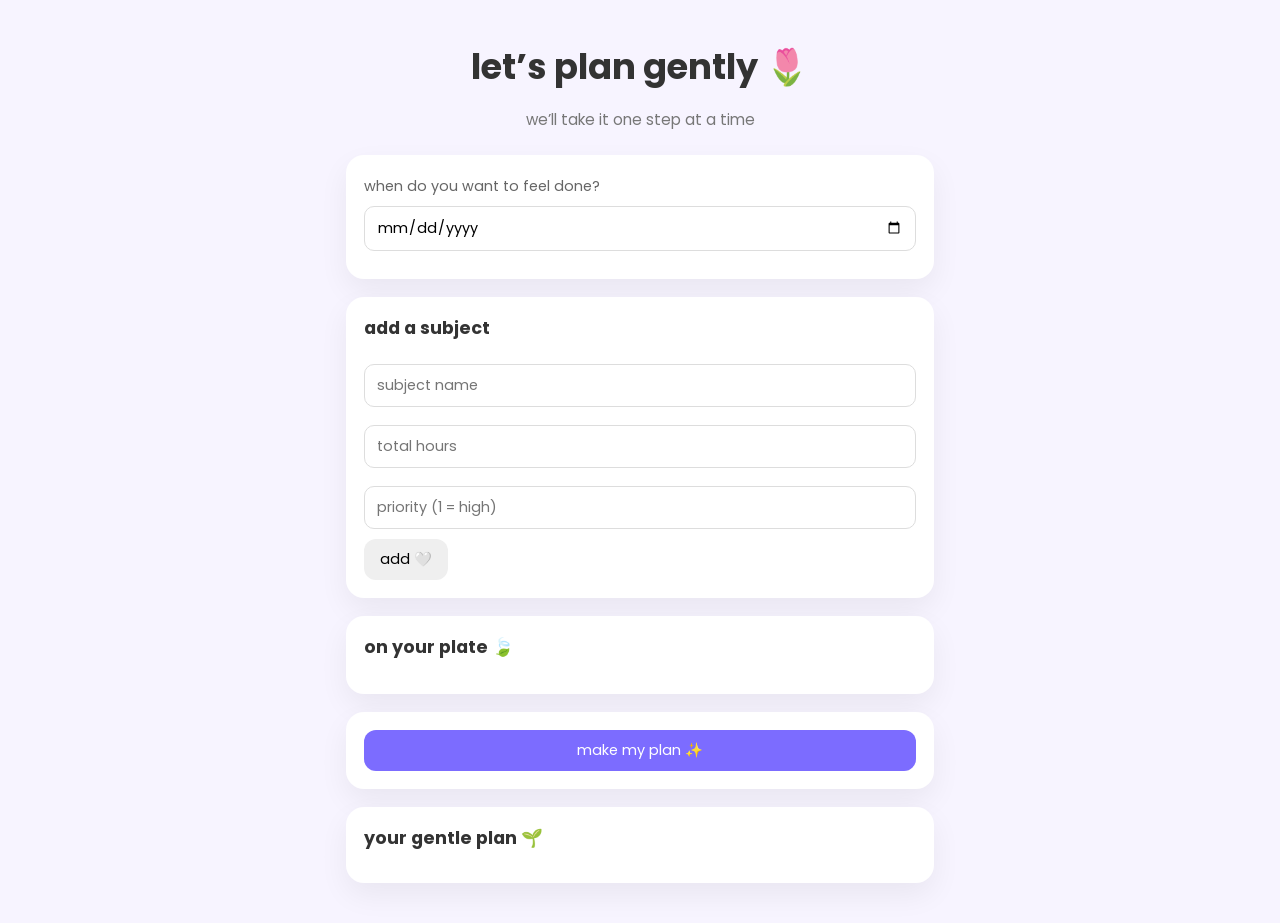
<file: intelliplanner-ui/planner.html>
<!DOCTYPE html>
<html lang="en">
<head>
    <meta charset="UTF-8">
    <meta name="viewport" content="width=device-width, initial-scale=1.0">
    <title>Plan Gently 🌱</title>
    <link rel="stylesheet" href="planner.css">
    <link href="https://fonts.googleapis.com/css2?family=Poppins:wght@300;400;500&display=swap" rel="stylesheet">
</head>
<body>

<main class="container">
    <header class="header">
        <h1>let’s plan gently 🌷</h1>
        <p>we’ll take it one step at a time</p>
    </header>

    <section class="card">
        <label>when do you want to feel done?</label>
        <input type="date" id="targetDate">
    </section>

    <section class="card">
        <h2>add a subject</h2>
        <input type="text" id="subjectName" placeholder="subject name">
        <input type="number" id="totalHours" placeholder="total hours">
        <input type="number" id="priority" placeholder="priority (1 = high)">
        <button id="addSubject">add 🤍</button>
    </section>

    <section class="card">
        <h2>on your plate 🍃</h2>
        <ul id="subjectList"></ul>
    </section>

    <section class="card">
        <button id="generatePlan" class="primary">make my plan ✨</button>
    </section>

    <section class="card">
        <h2>your gentle plan 🌱</h2>
        <div id="planOutput"></div>
    </section>
</main>
<script src="./script.js"></script>
</body>
</html>
</file>
<file: intelliplanner-ui/planner.css>
* {
    box-sizing: border-box;
    font-family: 'Poppins', sans-serif;
}

body {
    margin: 0;
    background: #f7f4ff;
    color: #333;
}

.container {
    max-width: 620px;
    margin: 40px auto;
    padding: 0 16px;
}

.header {
    text-align: center;
    margin-bottom: 24px;
}

.header h1 {
    font-size: 2.2rem;
    margin-bottom: 6px;
}

.header p {
    color: #777;
    font-size: 0.95rem;
}

.card {
    background: #ffffff;
    border-radius: 18px;
    padding: 18px;
    margin-bottom: 18px;
    box-shadow: 0 12px 30px rgba(0, 0, 0, 0.06);
}

.card h2 {
    margin-top: 0;
    font-size: 1.1rem;
}

label {
    font-size: 0.9rem;
    color: #666;
}

input {
    width: 100%;
    padding: 10px 12px;
    margin-top: 8px;
    margin-bottom: 10px;
    border-radius: 10px;
    border: 1px solid #ddd;
    font-size: 0.9rem;
}

button {
    padding: 10px 16px;
    border-radius: 12px;
    border: none;
    cursor: pointer;
    font-size: 0.9rem;
}

button.primary {
    background: #7c6cff;
    color: white;
    width: 100%;
}

button:hover {
    opacity: 0.95;
}

ul {
    padding-left: 18px;
}

li {
    margin-bottom: 6px;
    color: #555;
}

.day-card {
    background: #faf9ff;
    border-radius: 14px;
    padding: 12px;
    margin-bottom: 10px;
}
.loading {
    text-align: center;
    color: #777;
    font-size: 0.95rem;
    padding: 12px;
}
</file>
